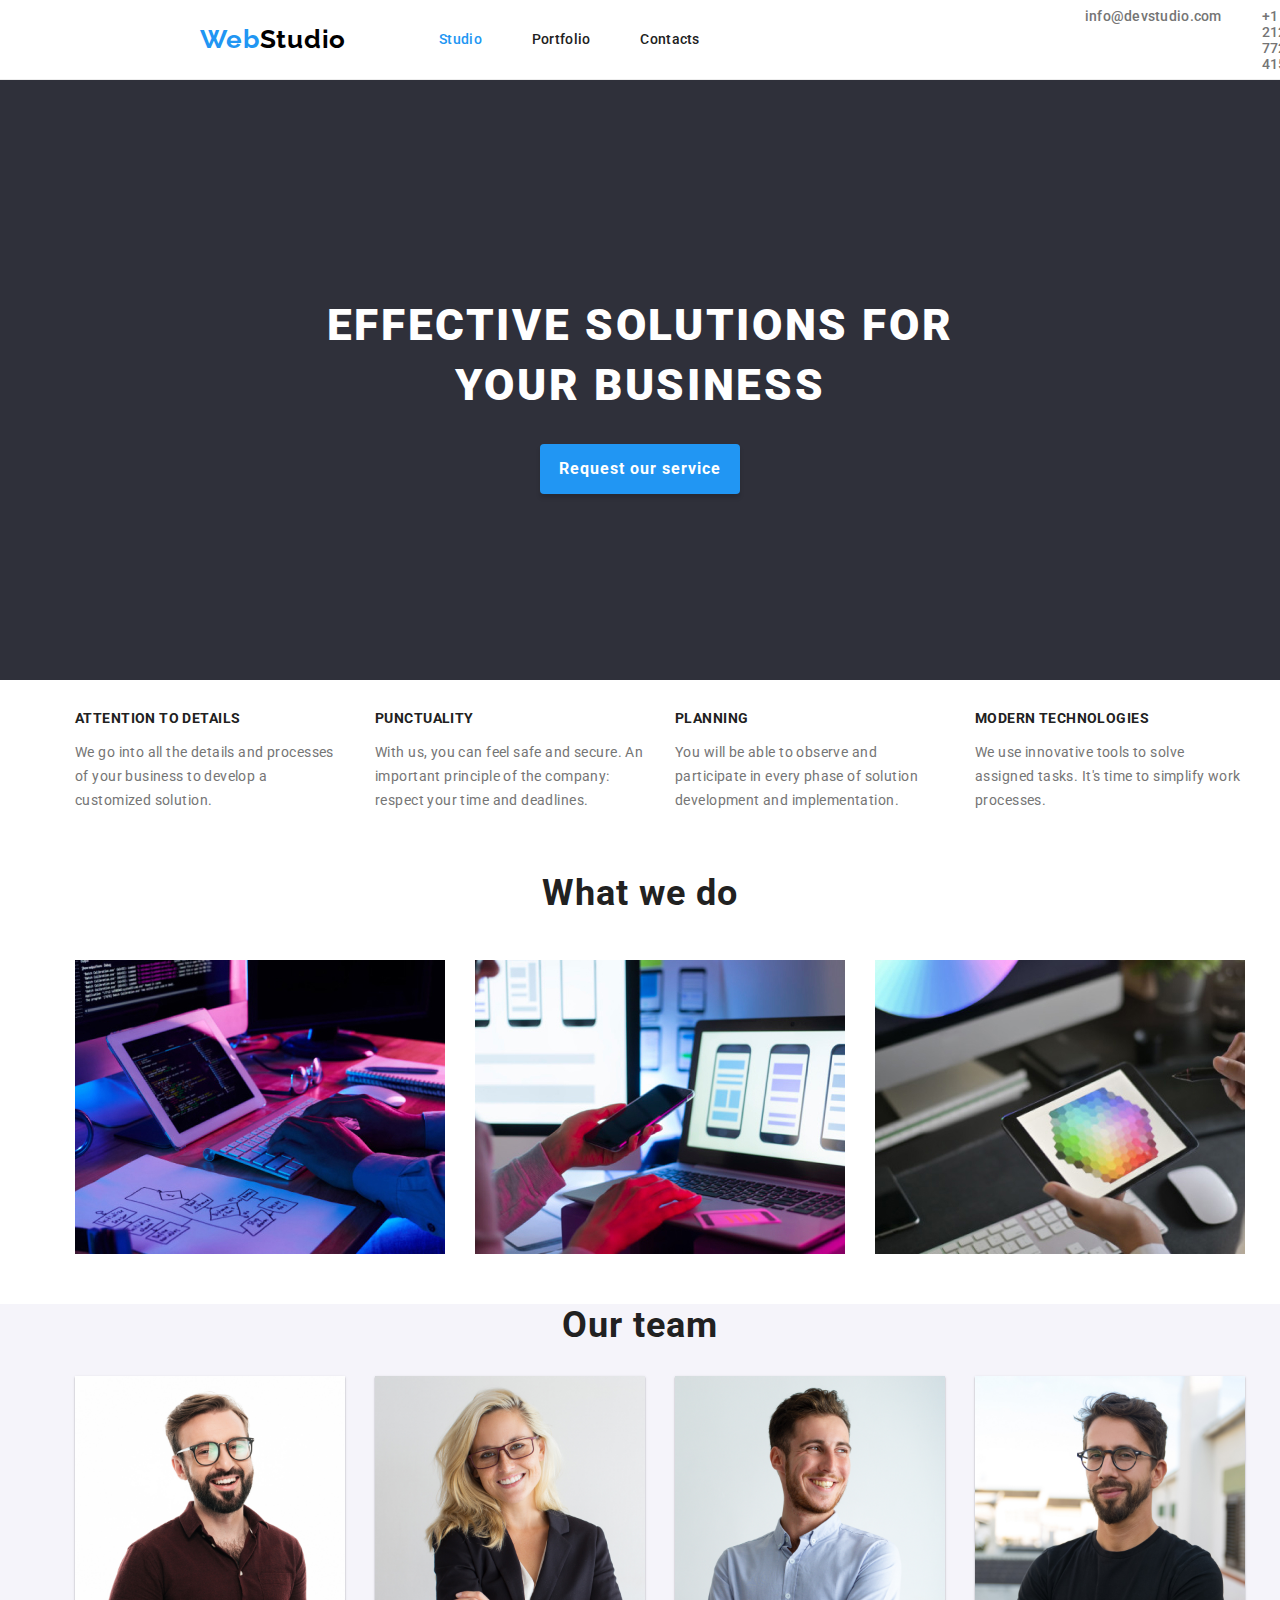
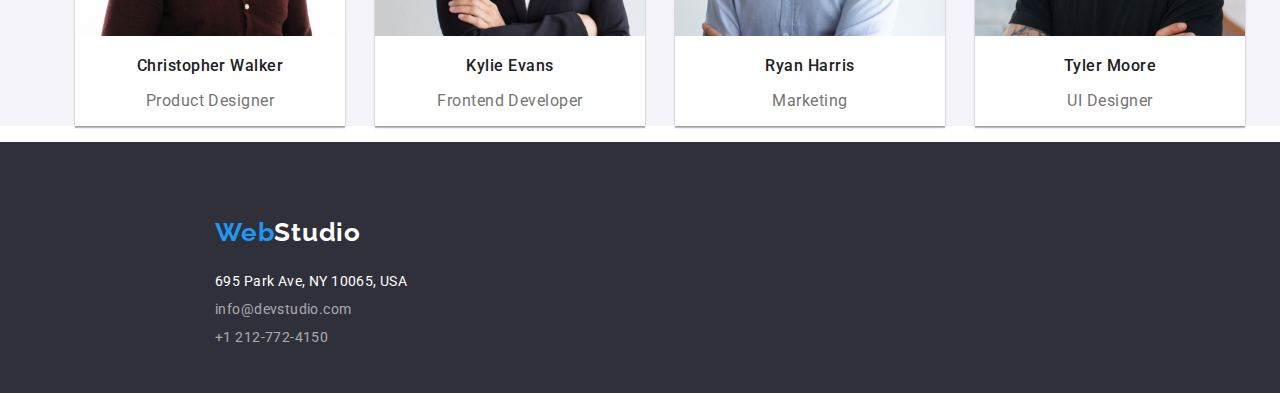
<file: index.html>
<!DOCTYPE html>
<html lang="en">
  <head>
    <meta charset="UTF-8" />
    <meta name="viewport" content="width=device-width, initial-scale=1.0" />
    <title>Document</title>
    <link rel="preconnect" href="https://fonts.googleapis.com" />
    <link rel="preconnect" href="https://fonts.gstatic.com" crossorigin />
    <link
      href="https://fonts.googleapis.com/css2?family=Raleway:wght@700&family=Roboto:wght@400;500;700;900&display=swap"
      rel="stylesheet"
    />
    <link
      rel="stylesheet"
      href="https://cdnjs.cloudflare.com/ajax/libs/modern-normalize/1.0.0/modern-normalize.min.css"
    />
    <link rel="stylesheet" href="./css/reset.css">
    <link rel="stylesheet" href="./css/styles.css" />
  </head>
  <body>
    <header class="header-section">
        <a href="index.html" class="logo-section">
          <p><span>Web</span>Studio</p>
        </a>
  
        <nav class="nav-container">
          <ul>
            <li><a href="index.html" class="nav-section current">Studio</a></li>
            <li><a href="portofolio.html" class="nav-section">Portfolio</a></li>
            <li><a href="#contacts" class="nav-section">Contacts</a></li>
          </ul>
        </nav>
  
        <div class="contacts-section">
          <a href="mailto:info@devstudio.com">info@devstudio.com</a>
          <a href="tel:+1212-772-4150">+1 212-772-4150</a>
        </div>
    </header>

    <main>
      <section class="effective-solutions-section">
        <div class="effective-solutions-section-container">
          <h1 class="effective-solutions-title">
            EFFECTIVE SOLUTIONS FOR <br> YOUR BUSINESS
          </h1>
          <button type="button" class="effective-solutions-button">
            Request our service
          </button>
        </div>
      </section>

      <section class="what-we-do-section">
        <div class="what-we-do-text-section-container">
          <ul class="what-we-do-text-section">
            <li>
              <h3>ATTENTION TO DETAILS</h3>
              <p>
                We go into all the details and processes of your business to
                develop a customized solution.
              </p>
            </li>
            <li>
              <h3>PUNCTUALITY</h3>
              <p>
                With us, you can feel safe and secure. An important principle of
                the company: respect your time and deadlines.
              </p>
            </li>
            <li>
              <h3>PLANNING</h3>
              <p>
                You will be able to observe and participate in every phase of
                solution development and implementation.
              </p>
            </li>
            <li>
              <h3>MODERN TECHNOLOGIES</h3>
              <p>
                We use innovative tools to solve assigned tasks. It's time to
                simplify work processes.
              </p>
            </li>
          </ul>
        </div>

        <div class="what-we-do-section-container">
          <h2 class="section-title">What we do</h2>

          <div class="what-we-do-images-container">
            <ul>
              <li>
                <img src="./images/what-we-do-1.jpg" alt="Back end" width="370" />
              </li>
              <li>
                <img
                  src="./images/what-we-do-2.jpg"
                  alt="Front end"
                  width="370"
                />
              </li>
              <li>
                <img src="./images/what-we-do-3.jpg" alt="Design" width="370" />
              </li>
            </ul>
          </div>
        </div>
      </section>

      <section class="our-team-section">
        <h2 class="section-title">Our team</h2>
        <div class="our-team-cards-container">
          <ul class="our-team-cards-section">
            <li>
              <img
                src="./images/team-member-1.jpg"
                alt="First team member"
                width="270"
              />
              <h3>Christopher Walker</h3>
              <p>Product Designer</p>
            </li>
            <li>
              <img
                src="./images/team-member-2.jpg"
                alt="Second team member"
                width="270"
              />
              <h3>Kylie Evans</h3>
              <p>Frontend Developer</p>
            </li>
            <li>
              <img
                src="./images/team-member-3.jpg"
                alt="Third team member"
                width="270"
              />
              <h3>Ryan Harris</h3>
              <p>Marketing</p>
            </li>
            <li>
              <img
                src="./images/team-member-4.jpg"
                alt="Fourth team member"
                width="270"
              />
              <h3>Tyler Moore</h3>
              <p>UI Designer</p>
            </li>
          </ul>
        </div>
      </section>
    </main>

    <footer class="footer-section">
      <div class="footer-section-container">
        <div class="footer-section-logo">
          <a href="index.html" class="footer-logo-section">
            <p><span>Web</span>Studio</p>
          </a>
        </div>
  
        <div class="footer-adress-section">
          <address id="contacts" class="adress-section">
            <p>695 Park Ave, NY 10065, USA</p>
            <a href="mailto:info@devstudio.com">info@devstudio.com</a>
            <a href="tel:+1212-772-4150">+1 212-772-4150</a>
          </address>
        </div>
      </div>
    </footer>
  </body>
</html>
</file>
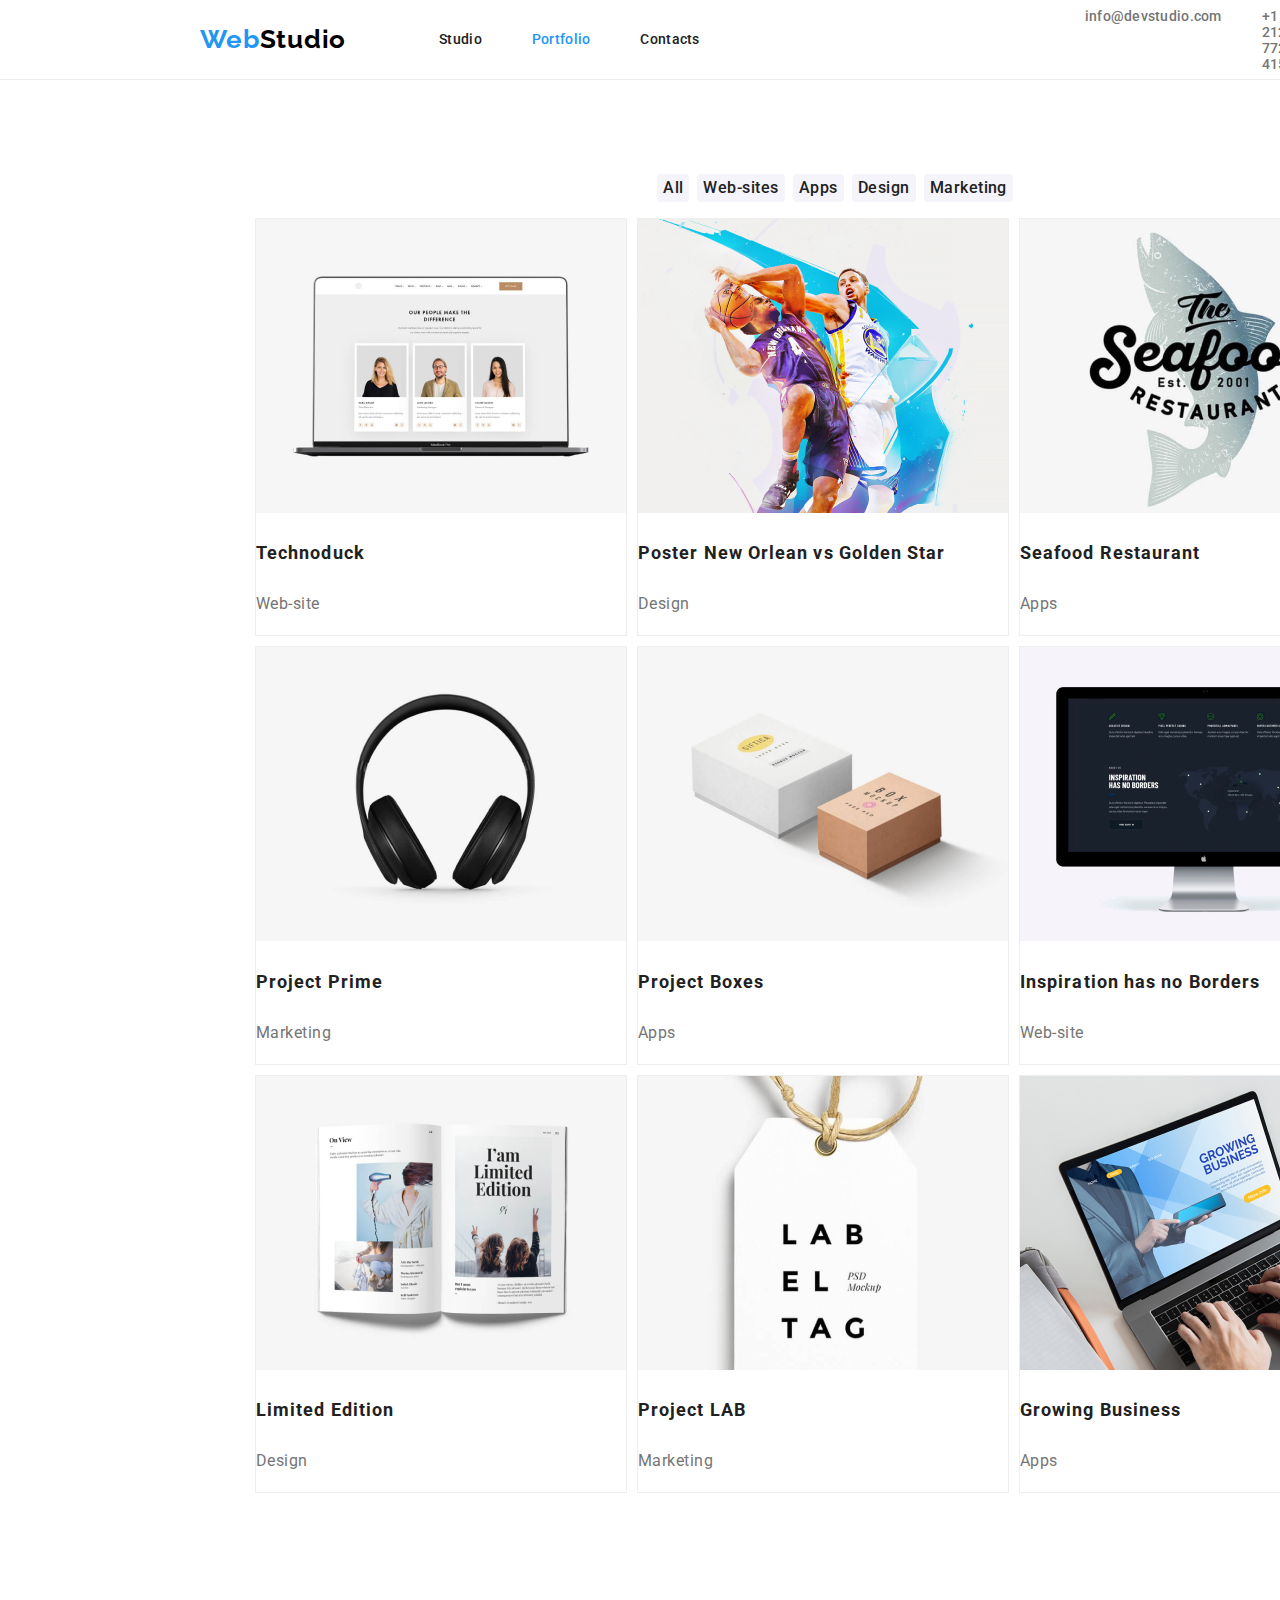
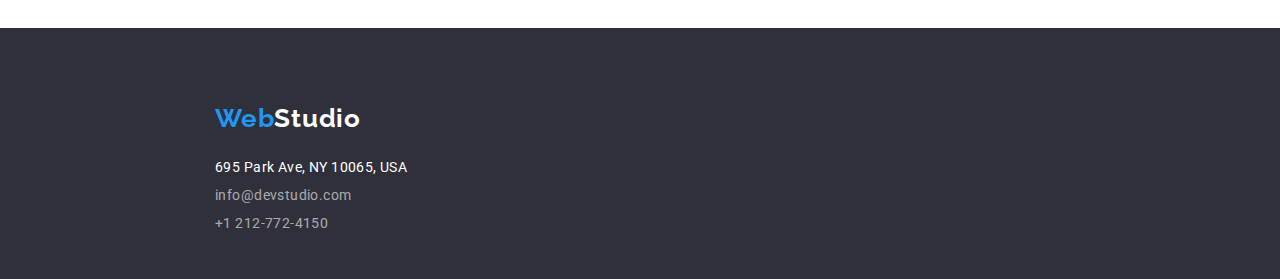
<file: portofolio.html>
<!DOCTYPE html>
<html lang="en">
  <head>
    <meta charset="UTF-8" />
    <meta name="viewport" content="width=device-width, initial-scale=1.0" />
    <title>Document</title>
    <link rel="preconnect" href="https://fonts.googleapis.com" />
    <link rel="preconnect" href="https://fonts.gstatic.com" crossorigin />
    <link
      href="https://fonts.googleapis.com/css2?family=Raleway:wght@700&family=Roboto:wght@400;500;700;900&display=swap"
      rel="stylesheet"
    />
    <link
      rel="stylesheet"
      href="https://cdnjs.cloudflare.com/ajax/libs/modern-normalize/1.0.0/modern-normalize.min.css"
    />
    <link rel="stylesheet" href="./css/reset.css" />
    <link rel="stylesheet" href="./css/styles.css" />
  </head>
  <body>
    <header class="header-section">
      <a href="index.html" class="logo-section">
        <p><span>Web</span>Studio</p>
      </a>

      <nav class="nav-container">
        <ul>
          <li><a href="index.html" class="nav-section">Studio</a></li>
          <li><a href="portofolio.html" class="nav-section current">Portfolio</a></li>
          <li><a href="#contacts" class="nav-section">Contacts</a></li>
        </ul>
      </nav>

      <div class="contacts-section">
        <a href="mailto:info@devstudio.com">info@devstudio.com</a>
        <a href="tel:+1212-772-4150">+1 212-772-4150</a>
      </div>
    </header>

    <main class="portofolio-container">
      <div class="buttons-section-container">
        <ul>
          <li><button type="button" class="buttons-section">All</button></li>
          <li>
            <button type="button" class="buttons-section">Web-sites</button>
          </li>
          <li><button type="button" class="buttons-section">Apps</button></li>
          <li><button type="button" class="buttons-section">Design</button></li>
          <li>
            <button type="button" class="buttons-section">Marketing</button>
          </li>
        </ul>
      </div>

      <div class="cards-section-container">
        <ul class="cards-section">
          <li class="cards-item">
            <img src="./images/portofolio-img-1.jpg" alt="Technoduck" />
            <h3>Technoduck</h3>
            <p>Web-site</p>
          </li>
          <li class="cards-item">
            <img
              src="./images/portofolio-img-2.jpg"
              alt="Poster New Orlean vs Golden Star"
            />
            <h3>Poster New Orlean vs Golden Star</h3>
            <p>Design</p>
          </li>
          <li class="cards-item">
            <img src="./images/portofolio-img-3.jpg" alt="Seafood Restaurant" />
            <h3>Seafood Restaurant</h3>
            <p>Apps</p>
          </li>
          <li class="cards-item">
            <img src="./images/portofolio-img-4.jpg" alt="Project Prime" />
            <h3>Project Prime</h3>
            <p>Marketing</p>
          </li>
          <li class="cards-item">
            <img src="./images/portofolio-img-5.jpg" alt="Project Boxes" />
            <h3>Project Boxes</h3>
            <p>Apps</p>
          </li>
          <li class="cards-item">
            <img
              src="./images/portofolio-img-6.jpg"
              alt="Inspiration has no Borders"
            />
            <h3>Inspiration has no Borders</h3>
            <p>Web-site</p>
          </li>
          <li class="cards-item">
            <img src="./images/portofolio-img-7.jpg" alt="Limited Edition" />
            <h3>Limited Edition</h3>
            <p>Design</p>
          </li>
          <li class="cards-item">
            <img src="./images/portofolio-img-8.jpg" alt="Project LAB" />
            <h3>Project LAB</h3>
            <p>Marketing</p>
          </li>
          <li class="cards-item">
            <img src="./images/portofolio-img-9.jpg" alt="Growing Business" />
            <h3>Growing Business</h3>
            <p>Apps</p>
          </li>
        </ul>
      </div>
    </main>

    <footer class="footer-section">
      <div class="footer-section-container">
        <div class="footer-section-logo">
          <a href="index.html" class="footer-logo-section">
            <p><span>Web</span>Studio</p>
          </a>
        </div>

        <div class="footer-adress-section">
          <address id="contacts" class="adress-section">
            <p>695 Park Ave, NY 10065, USA</p>
            <a href="mailto:info@devstudio.com">info@devstudio.com</a>
            <a href="tel:+1212-772-4150">+1 212-772-4150</a>
          </address>
        </div>
      </div>
    </footer>
  </body>
</html>
</file>
<file: css/styles.css>
body {
  font-family: "Roboto", sans-serif;
}

ul {
  list-style-type: none;
}

:root {
  --hover-color: #2196f3;
  --text-hover-color: #fff;
  --paragraph-contacts-color: #757575;
  --title-color: #212121;
  --background-color-1: #fff;
  --background-color-2: #2f303a;
  --portofolio-background-button-color: #f5f4fa;
  --adress-color: #fff;
  --web-color: #2196f3;
  --logo-color-1: #000;
  --logo-color-2: #fff;
  --button-color: #2196f3;
  --our-team-section-background-color: #f5f4fa;
}

/* Header section */
.header-section {
  background-color: #fff;
  border-bottom: #ececec solid 1px;
  display: flex;
  width: 100%;
  height: 80px;
  align-items: center;
  justify-content: center;
}

.logo-section {
  text-decoration: none;
}

.logo-section p {
  margin: 24px 0px 25px 215px;
}

.logo-section p {
  color: var(--logo-color-1);
  font-family: Raleway;
  font-size: 26px;
  font-style: normal;
  font-weight: 700;
  line-height: normal;
  letter-spacing: 0.78px;
}

.logo-section span {
  color: var(--web-color);
  font-family: Raleway;
  font-size: 26px;
  font-style: normal;
  font-weight: 700;
  line-height: normal;
  letter-spacing: 0.78px;
}

.header-section .nav-container ul {
  display: flex;
  gap: 50px;
  padding-left: 0px;
  margin: 32px 0px 32px 93px;
}

.nav-section {
  text-decoration: none;
  color: var(--title-color);
  font-size: 14px;
  font-style: normal;
  font-weight: 500;
  line-height: normal;
  letter-spacing: 0.28px;
}

.nav-section:hover,
.nav-section:active {
  color: var(--hover-color);
}

.current {
  color: var(--hover-color);
}

.header-section .contacts-section {
  display: flex;
  gap: 40px;
  margin-left: 385px;
}

.contacts-section a {
  text-decoration: none;
  color: var(--paragraph-contacts-color);
  font-size: 14px;
  font-style: normal;
  font-weight: 500;
  line-height: normal;
  letter-spacing: 0.28px;
}

.contacts-section a:hover {
  color: var(--hover-color);
}

/* Main Section */

.effective-solutions-section {
  background-color: var(--background-color-2);
  width: 100%;
  height: 600px;
  display: flex;
  justify-content: space-evenly;
  align-items: center;
}

.effective-solutions-section-container {
  display: flex;
  align-items: center;
  flex-direction: column;
}

.effective-solutions-title {
  color: #fff;
  text-align: center;
  font-size: 44px;
  font-style: normal;
  font-weight: 900;
  line-height: 60px;
  letter-spacing: 2.64px;
  text-transform: uppercase;
}

.effective-solutions-button {
  background: var(--button-color);
  cursor: pointer;
  border: none;
  color: #fff;
  text-align: center;
  font-size: 16px;
  font-style: normal;
  font-family: inherit;
  font-weight: 700;
  line-height: 30px;
  letter-spacing: 0.96px;
  border-radius: 4px;
  box-shadow: 0px 4px 4px 0px rgba(0, 0, 0, 0.15);
  width: 200px;
  height: 50px;
}

.effective-solutions-button:hover {
  background-color: #188ce8;
}

/* What we do section */
.what-we-do-text-section h3 {
  color: var(--title-color);
  font-size: 14px;
  font-style: normal;
  font-weight: 700;
  line-height: normal;
  letter-spacing: 0.42px;
  text-transform: uppercase;
}

.what-we-do-text-section-container {
  display: flex;
  justify-content: space-around;
}

.what-we-do-text-section-container ul {
  display: flex;
  gap: 30px;
}

.what-we-do-text-section li {
  width: 270px;
}

.what-we-do-text-section p {
  color: var(--paragraph-contacts-color);
  font-size: 14px;
  font-style: normal;
  font-weight: 400;
  line-height: 24px; /* 171.429% */
  letter-spacing: 0.42px;
}

.what-we-do-images-container {
  display: flex;
  justify-content: center;
}

.what-we-do-images-container ul {
  display: flex;
  gap: 30px;
}

.section-title {
  color: var(--title-color);
  text-align: center;
  font-size: 36px;
  font-style: normal;
  font-weight: 700;
  line-height: normal;
  letter-spacing: 1.08px;
}
/* Our team section */

.our-team-cards-section {
  display: flex;
  justify-content: center;
  gap: 30px;
}

.our-team-section {
  background-color: var(--our-team-section-background-color);
}

.our-team-section li {
  background-color: var(--background-color-1);
  box-shadow: 0px 2px 1px 0px rgba(0, 0, 0, 0.2),
    0px 1px 1px 0px rgba(0, 0, 0, 0.14), 0px 1px 3px 0px rgba(0, 0, 0, 0.12);
}

.our-team-section h3 {
  color: var(--title-color);
  text-align: center;
  font-size: 16px;
  font-style: normal;
  font-weight: 500;
  line-height: normal;
  letter-spacing: 0.48px;
}

.our-team-section p {
  color: var(--paragraph-contacts-color);
  text-align: center;
  font-size: 16px;
  font-style: normal;
  font-weight: 400;
  line-height: normal;
  letter-spacing: 0.48px;
}
/* Footer section */

.footer-section {
  background-color: var(--background-color-2);
}

.footer-section-container {
  width: 1600px;
  height: 251px;
  display: flex;
  flex-direction: column;
  justify-content: center;
}

.footer-section-logo p {
  margin-left: 215px;
}

.footer-logo-section {
  text-decoration: none;
}

.footer-logo-section span {
  color: var(--web-color);
  font-family: Raleway;
  font-size: 26px;
  font-style: normal;
  font-weight: 700;
  line-height: normal;
  letter-spacing: 0.78px;
}

.footer-logo-section p {
  color: var(--adress-color);
  font-family: Raleway;
  font-size: 26px;
  font-style: normal;
  font-weight: 700;
  line-height: normal;
  letter-spacing: 0.78px;
}

.adress-section {
  width: 231px;
  height: 72px;
  margin-left: 215px;
  display: flex;
  flex-direction: column;
  gap: 12px;
}

.adress-section p {
  color: var(--adress-color);
  font-size: 14px;
  font-style: normal;
  font-weight: 400;
  line-height: normal;
  letter-spacing: 0.42px;
  margin: 0px;
}

.adress-section a {
  text-decoration: none;
  color: rgba(255, 255, 255, 0.6);
  font-size: 14px;
  font-style: normal;
  font-weight: 400;
  line-height: 16px;
  letter-spacing: 0.42px;
}

/* Portofolio section */

.portofolio-container {
  width: 1200px;
  height: 1360px;
  margin: 94px 215px;
}

.buttons-section-container ul {
  display: flex;
  justify-content: center;
  gap: 8px;
}

.buttons-section {
  background: var(--portofolio-background-button-color);
  cursor: pointer;
  border: none;
  color: var(--title-color);
  text-align: center;
  font-size: 16px;
  font-style: normal;
  font-weight: 500;
  line-height: 26px;
  letter-spacing: 0.48px;
  border-radius: 4px;
}

.buttons-section:hover,
.buttons-section:focus,
.buttons-section:active {
  background-color: var(--hover-color);
  color: var(--text-hover-color);
  box-shadow: 0px 2px 2px 0px rgba(0, 0, 0, 0.12),
    0px 1px 2px 0px rgba(0, 0, 0, 0.08), 0px 3px 1px 0px rgba(0, 0, 0, 0.1);
}

.cards-section {
  display: flex;
  flex-wrap: wrap;
  margin-left: -10px;
  margin-top: -10px;
}

.cards-item {
  margin-left: 10px;
  margin-top: 10px;
}

.cards-section li {
  border: 1px solid #eee;
  background: #fff;
}

.cards-section h3 {
  color: var(--title-color);
  font-size: 18px;
  font-style: normal;
  font-weight: 700;
  line-height: 36px;
  letter-spacing: 1.08px;
}

.cards-section p {
  color: var(--paragraph-contacts-color);
  font-size: 16px;
  font-style: normal;
  font-weight: 400;
  line-height: 30px;
  letter-spacing: 0.48px;
}
</file>
